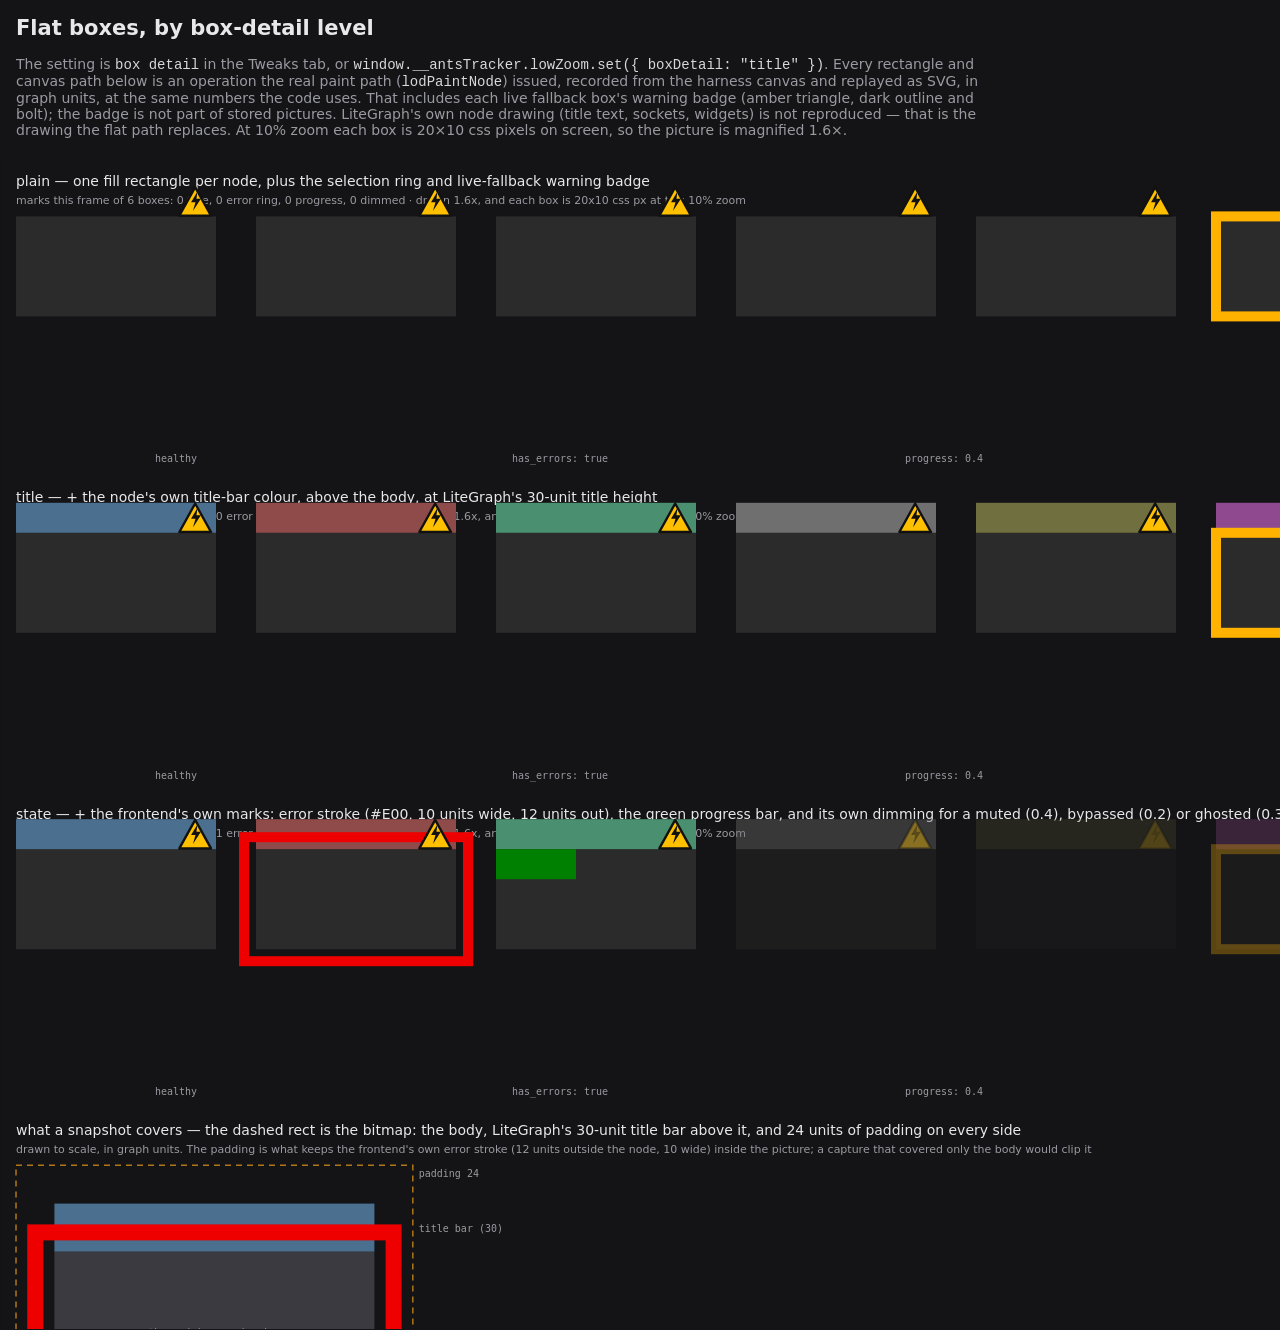
<file: preview/boxes.html>
<!doctype html>
<meta charset="utf-8">
<title>ANTs tracker — flat boxes, by box-detail level</title>
<style>
  body { margin: 0; background: #141416; color: #e8e8ea; font: 14px ui-sans-serif, system-ui; }
  p.note { max-width: 980px; margin: 16px; color: #9a9aa2; }
  code { color: #d8d8dc; }
</style>
<h2 style="margin:16px">Flat boxes, by box-detail level</h2>
<p class="note">The setting is <code>box detail</code> in the Tweaks tab, or
<code>window.__antsTracker.lowZoom.set({ boxDetail: "title" })</code>. Every rectangle and canvas path below is an
operation the real paint path (<code>lodPaintNode</code>) issued, recorded from the harness canvas and
replayed as SVG, in graph units, at the same numbers the code uses. That includes each live fallback box's
warning badge (amber triangle, dark outline and bolt); the badge is not part of stored pictures. LiteGraph's
own node drawing (title text, sockets, widgets) is not reproduced — that is the drawing the flat path replaces. At
10% zoom each box is 20&times;10 css pixels on screen, so the picture is magnified 1.6&times;.</p>
<svg xmlns="http://www.w3.org/2000/svg" width="2272" height="1175.2" viewBox="0 0 2272 1175.2">
<rect width="100%" height="100%" fill="#141416"/>
<text x="16" y="32" fill="#e8e8ea" font-family="DejaVu Sans, Verdana, Geneva, ui-sans-serif, system-ui, sans-serif" font-size="14">plain — one fill rectangle per node, plus the selection ring and live-fallback warning badge</text>
<text x="16" y="50" fill="#9a9aa2" font-family="DejaVu Sans, Verdana, Geneva, ui-sans-serif, system-ui, sans-serif" font-size="11">marks this frame of 6 boxes: 0 title, 0 error ring, 0 progress, 0 dimmed · drawn 1.6x, and each box is 20x10 css px at this 10% zoom</text>
<g transform="translate(16 132.4)">
<g transform="translate(0 -70)"><rect x="0" y="0" width="200" height="100" fill="#2b2b2b"/><path d="M 179.167 -29.25 L 195 -0.75 L 163.333 -0.75 Z" fill="#FFC000" stroke="none" stroke-width="0"/><path d="M 179.167 -29.25 L 195 -0.75 L 163.333 -0.75 Z" fill="none" stroke="#111111" stroke-width="2.375" stroke-linejoin="round"/><path d="M 181.383 -24.69 L 175.05 -14.145 L 179.483 -14.145 L 176.95 -5.31 L 184.867 -17.565 L 180.433 -17.565 Z" fill="#111111" stroke="none" stroke-width="0"/></g><g transform="translate(240 -70)"><rect x="0" y="0" width="200" height="100" fill="#2b2b2b"/><path d="M 179.167 -29.25 L 195 -0.75 L 163.333 -0.75 Z" fill="#FFC000" stroke="none" stroke-width="0"/><path d="M 179.167 -29.25 L 195 -0.75 L 163.333 -0.75 Z" fill="none" stroke="#111111" stroke-width="2.375" stroke-linejoin="round"/><path d="M 181.383 -24.69 L 175.05 -14.145 L 179.483 -14.145 L 176.95 -5.31 L 184.867 -17.565 L 180.433 -17.565 Z" fill="#111111" stroke="none" stroke-width="0"/></g><g transform="translate(480 -70)"><rect x="0" y="0" width="200" height="100" fill="#2b2b2b"/><path d="M 179.167 -29.25 L 195 -0.75 L 163.333 -0.75 Z" fill="#FFC000" stroke="none" stroke-width="0"/><path d="M 179.167 -29.25 L 195 -0.75 L 163.333 -0.75 Z" fill="none" stroke="#111111" stroke-width="2.375" stroke-linejoin="round"/><path d="M 181.383 -24.69 L 175.05 -14.145 L 179.483 -14.145 L 176.95 -5.31 L 184.867 -17.565 L 180.433 -17.565 Z" fill="#111111" stroke="none" stroke-width="0"/></g><g transform="translate(720 -70)"><rect x="0" y="0" width="200" height="100" fill="#2b2b2b"/><path d="M 179.167 -29.25 L 195 -0.75 L 163.333 -0.75 Z" fill="#FFC000" stroke="none" stroke-width="0"/><path d="M 179.167 -29.25 L 195 -0.75 L 163.333 -0.75 Z" fill="none" stroke="#111111" stroke-width="2.375" stroke-linejoin="round"/><path d="M 181.383 -24.69 L 175.05 -14.145 L 179.483 -14.145 L 176.95 -5.31 L 184.867 -17.565 L 180.433 -17.565 Z" fill="#111111" stroke="none" stroke-width="0"/></g><g transform="translate(960 -70)"><rect x="0" y="0" width="200" height="100" fill="#2b2b2b"/><path d="M 179.167 -29.25 L 195 -0.75 L 163.333 -0.75 Z" fill="#FFC000" stroke="none" stroke-width="0"/><path d="M 179.167 -29.25 L 195 -0.75 L 163.333 -0.75 Z" fill="none" stroke="#111111" stroke-width="2.375" stroke-linejoin="round"/><path d="M 181.383 -24.69 L 175.05 -14.145 L 179.483 -14.145 L 176.95 -5.31 L 184.867 -17.565 L 180.433 -17.565 Z" fill="#111111" stroke="none" stroke-width="0"/></g><g transform="translate(1200 -70)"><rect x="0" y="0" width="200" height="100" fill="#2b2b2b"/><path d="M 179.167 -29.25 L 195 -0.75 L 163.333 -0.75 Z" fill="#FFC000" stroke="none" stroke-width="0"/><path d="M 179.167 -29.25 L 195 -0.75 L 163.333 -0.75 Z" fill="none" stroke="#111111" stroke-width="2.375" stroke-linejoin="round"/><path d="M 181.383 -24.69 L 175.05 -14.145 L 179.483 -14.145 L 176.95 -5.31 L 184.867 -17.565 L 180.433 -17.565 Z" fill="#111111" stroke="none" stroke-width="0"/><rect x="0" y="0" width="200" height="100" fill="none" stroke="#ffb300" stroke-width="10"/></g>
</g>
<text x="176" y="308.4" text-anchor="middle" fill="#9a9aa2" font-family="DejaVu Sans Mono, Menlo, Consolas, ui-monospace, monospace" font-size="10">healthy</text>
<text x="560" y="308.4" text-anchor="middle" fill="#9a9aa2" font-family="DejaVu Sans Mono, Menlo, Consolas, ui-monospace, monospace" font-size="10">has_errors: true</text>
<text x="944" y="308.4" text-anchor="middle" fill="#9a9aa2" font-family="DejaVu Sans Mono, Menlo, Consolas, ui-monospace, monospace" font-size="10">progress: 0.4</text>
<text x="1328" y="308.4" text-anchor="middle" fill="#9a9aa2" font-family="DejaVu Sans Mono, Menlo, Consolas, ui-monospace, monospace" font-size="10">mode: 2 (muted)</text>
<text x="1712" y="308.4" text-anchor="middle" fill="#9a9aa2" font-family="DejaVu Sans Mono, Menlo, Consolas, ui-monospace, monospace" font-size="10">mode: 4 (bypassed)</text>
<text x="2096" y="308.4" text-anchor="middle" fill="#9a9aa2" font-family="DejaVu Sans Mono, Menlo, Consolas, ui-monospace, monospace" font-size="10">ghost + selected</text>
<text x="16" y="348.4" fill="#e8e8ea" font-family="DejaVu Sans, Verdana, Geneva, ui-sans-serif, system-ui, sans-serif" font-size="14">title — + the node's own title-bar colour, above the body, at LiteGraph's 30-unit title height</text>
<text x="16" y="366.4" fill="#9a9aa2" font-family="DejaVu Sans, Verdana, Geneva, ui-sans-serif, system-ui, sans-serif" font-size="11">marks this frame of 6 boxes: 6 title, 0 error ring, 0 progress, 0 dimmed · drawn 1.6x, and each box is 20x10 css px at this 10% zoom</text>
<g transform="translate(16 448.8)">
<g transform="translate(0 -70)"><rect x="0" y="0" width="200" height="100" fill="#2b2b2b"/><rect x="0" y="-30" width="200" height="30" fill="#4a6f8f"/><path d="M 179.167 -29.25 L 195 -0.75 L 163.333 -0.75 Z" fill="#FFC000" stroke="none" stroke-width="0"/><path d="M 179.167 -29.25 L 195 -0.75 L 163.333 -0.75 Z" fill="none" stroke="#111111" stroke-width="2.375" stroke-linejoin="round"/><path d="M 181.383 -24.69 L 175.05 -14.145 L 179.483 -14.145 L 176.95 -5.31 L 184.867 -17.565 L 180.433 -17.565 Z" fill="#111111" stroke="none" stroke-width="0"/></g><g transform="translate(240 -70)"><rect x="0" y="0" width="200" height="100" fill="#2b2b2b"/><rect x="0" y="-30" width="200" height="30" fill="#8f4a4a"/><path d="M 179.167 -29.25 L 195 -0.75 L 163.333 -0.75 Z" fill="#FFC000" stroke="none" stroke-width="0"/><path d="M 179.167 -29.25 L 195 -0.75 L 163.333 -0.75 Z" fill="none" stroke="#111111" stroke-width="2.375" stroke-linejoin="round"/><path d="M 181.383 -24.69 L 175.05 -14.145 L 179.483 -14.145 L 176.95 -5.31 L 184.867 -17.565 L 180.433 -17.565 Z" fill="#111111" stroke="none" stroke-width="0"/></g><g transform="translate(480 -70)"><rect x="0" y="0" width="200" height="100" fill="#2b2b2b"/><rect x="0" y="-30" width="200" height="30" fill="#4a8f6f"/><path d="M 179.167 -29.25 L 195 -0.75 L 163.333 -0.75 Z" fill="#FFC000" stroke="none" stroke-width="0"/><path d="M 179.167 -29.25 L 195 -0.75 L 163.333 -0.75 Z" fill="none" stroke="#111111" stroke-width="2.375" stroke-linejoin="round"/><path d="M 181.383 -24.69 L 175.05 -14.145 L 179.483 -14.145 L 176.95 -5.31 L 184.867 -17.565 L 180.433 -17.565 Z" fill="#111111" stroke="none" stroke-width="0"/></g><g transform="translate(720 -70)"><rect x="0" y="0" width="200" height="100" fill="#2b2b2b"/><rect x="0" y="-30" width="200" height="30" fill="#6f6f6f"/><path d="M 179.167 -29.25 L 195 -0.75 L 163.333 -0.75 Z" fill="#FFC000" stroke="none" stroke-width="0"/><path d="M 179.167 -29.25 L 195 -0.75 L 163.333 -0.75 Z" fill="none" stroke="#111111" stroke-width="2.375" stroke-linejoin="round"/><path d="M 181.383 -24.69 L 175.05 -14.145 L 179.483 -14.145 L 176.95 -5.31 L 184.867 -17.565 L 180.433 -17.565 Z" fill="#111111" stroke="none" stroke-width="0"/></g><g transform="translate(960 -70)"><rect x="0" y="0" width="200" height="100" fill="#2b2b2b"/><rect x="0" y="-30" width="200" height="30" fill="#6f6f3f"/><path d="M 179.167 -29.25 L 195 -0.75 L 163.333 -0.75 Z" fill="#FFC000" stroke="none" stroke-width="0"/><path d="M 179.167 -29.25 L 195 -0.75 L 163.333 -0.75 Z" fill="none" stroke="#111111" stroke-width="2.375" stroke-linejoin="round"/><path d="M 181.383 -24.69 L 175.05 -14.145 L 179.483 -14.145 L 176.95 -5.31 L 184.867 -17.565 L 180.433 -17.565 Z" fill="#111111" stroke="none" stroke-width="0"/></g><g transform="translate(1200 -70)"><rect x="0" y="0" width="200" height="100" fill="#2b2b2b"/><rect x="0" y="-30" width="200" height="30" fill="#8f4a8f"/><path d="M 179.167 -29.25 L 195 -0.75 L 163.333 -0.75 Z" fill="#FFC000" stroke="none" stroke-width="0"/><path d="M 179.167 -29.25 L 195 -0.75 L 163.333 -0.75 Z" fill="none" stroke="#111111" stroke-width="2.375" stroke-linejoin="round"/><path d="M 181.383 -24.69 L 175.05 -14.145 L 179.483 -14.145 L 176.95 -5.31 L 184.867 -17.565 L 180.433 -17.565 Z" fill="#111111" stroke="none" stroke-width="0"/><rect x="0" y="0" width="200" height="100" fill="none" stroke="#ffb300" stroke-width="10"/></g>
</g>
<text x="176" y="624.8" text-anchor="middle" fill="#9a9aa2" font-family="DejaVu Sans Mono, Menlo, Consolas, ui-monospace, monospace" font-size="10">healthy</text>
<text x="560" y="624.8" text-anchor="middle" fill="#9a9aa2" font-family="DejaVu Sans Mono, Menlo, Consolas, ui-monospace, monospace" font-size="10">has_errors: true</text>
<text x="944" y="624.8" text-anchor="middle" fill="#9a9aa2" font-family="DejaVu Sans Mono, Menlo, Consolas, ui-monospace, monospace" font-size="10">progress: 0.4</text>
<text x="1328" y="624.8" text-anchor="middle" fill="#9a9aa2" font-family="DejaVu Sans Mono, Menlo, Consolas, ui-monospace, monospace" font-size="10">mode: 2 (muted)</text>
<text x="1712" y="624.8" text-anchor="middle" fill="#9a9aa2" font-family="DejaVu Sans Mono, Menlo, Consolas, ui-monospace, monospace" font-size="10">mode: 4 (bypassed)</text>
<text x="2096" y="624.8" text-anchor="middle" fill="#9a9aa2" font-family="DejaVu Sans Mono, Menlo, Consolas, ui-monospace, monospace" font-size="10">ghost + selected</text>
<text x="16" y="664.8" fill="#e8e8ea" font-family="DejaVu Sans, Verdana, Geneva, ui-sans-serif, system-ui, sans-serif" font-size="14">state — + the frontend's own marks: error stroke (#E00, 10 units wide, 12 units out), the green progress bar, and its own dimming for a muted (0.4), bypassed (0.2) or ghosted (0.3) node</text>
<text x="16" y="682.8" fill="#9a9aa2" font-family="DejaVu Sans, Verdana, Geneva, ui-sans-serif, system-ui, sans-serif" font-size="11">marks this frame of 6 boxes: 6 title, 1 error ring, 1 progress, 3 dimmed · drawn 1.6x, and each box is 20x10 css px at this 10% zoom</text>
<g transform="translate(16 765.2)">
<g transform="translate(0 -70)"><rect x="0" y="0" width="200" height="100" fill="#2b2b2b"/><rect x="0" y="-30" width="200" height="30" fill="#4a6f8f"/><path d="M 179.167 -29.25 L 195 -0.75 L 163.333 -0.75 Z" fill="#FFC000" stroke="none" stroke-width="0"/><path d="M 179.167 -29.25 L 195 -0.75 L 163.333 -0.75 Z" fill="none" stroke="#111111" stroke-width="2.375" stroke-linejoin="round"/><path d="M 181.383 -24.69 L 175.05 -14.145 L 179.483 -14.145 L 176.95 -5.31 L 184.867 -17.565 L 180.433 -17.565 Z" fill="#111111" stroke="none" stroke-width="0"/></g><g transform="translate(240 -70)"><rect x="0" y="0" width="200" height="100" fill="#2b2b2b"/><rect x="0" y="-30" width="200" height="30" fill="#8f4a4a"/><rect x="-12" y="-12" width="224" height="124" fill="none" stroke="#E00" stroke-width="10"/><path d="M 179.167 -29.25 L 195 -0.75 L 163.333 -0.75 Z" fill="#FFC000" stroke="none" stroke-width="0"/><path d="M 179.167 -29.25 L 195 -0.75 L 163.333 -0.75 Z" fill="none" stroke="#111111" stroke-width="2.375" stroke-linejoin="round"/><path d="M 181.383 -24.69 L 175.05 -14.145 L 179.483 -14.145 L 176.95 -5.31 L 184.867 -17.565 L 180.433 -17.565 Z" fill="#111111" stroke="none" stroke-width="0"/></g><g transform="translate(480 -70)"><rect x="0" y="0" width="200" height="100" fill="#2b2b2b"/><rect x="0" y="-30" width="200" height="30" fill="#4a8f6f"/><rect x="0" y="0" width="80" height="30" fill="green"/><path d="M 179.167 -29.25 L 195 -0.75 L 163.333 -0.75 Z" fill="#FFC000" stroke="none" stroke-width="0"/><path d="M 179.167 -29.25 L 195 -0.75 L 163.333 -0.75 Z" fill="none" stroke="#111111" stroke-width="2.375" stroke-linejoin="round"/><path d="M 181.383 -24.69 L 175.05 -14.145 L 179.483 -14.145 L 176.95 -5.31 L 184.867 -17.565 L 180.433 -17.565 Z" fill="#111111" stroke="none" stroke-width="0"/></g><g transform="translate(720 -70)"><rect x="0" y="0" width="200" height="100" fill="#2b2b2b" opacity="0.4"/><rect x="0" y="-30" width="200" height="30" fill="#6f6f6f" opacity="0.4"/><path d="M 179.167 -29.25 L 195 -0.75 L 163.333 -0.75 Z" fill="#FFC000" stroke="none" stroke-width="0" opacity="0.4"/><path d="M 179.167 -29.25 L 195 -0.75 L 163.333 -0.75 Z" fill="none" stroke="#111111" stroke-width="2.375" stroke-linejoin="round" opacity="0.4"/><path d="M 181.383 -24.69 L 175.05 -14.145 L 179.483 -14.145 L 176.95 -5.31 L 184.867 -17.565 L 180.433 -17.565 Z" fill="#111111" stroke="none" stroke-width="0" opacity="0.4"/></g><g transform="translate(960 -70)"><rect x="0" y="0" width="200" height="100" fill="#2b2b2b" opacity="0.2"/><rect x="0" y="-30" width="200" height="30" fill="#6f6f3f" opacity="0.2"/><path d="M 179.167 -29.25 L 195 -0.75 L 163.333 -0.75 Z" fill="#FFC000" stroke="none" stroke-width="0" opacity="0.2"/><path d="M 179.167 -29.25 L 195 -0.75 L 163.333 -0.75 Z" fill="none" stroke="#111111" stroke-width="2.375" stroke-linejoin="round" opacity="0.2"/><path d="M 181.383 -24.69 L 175.05 -14.145 L 179.483 -14.145 L 176.95 -5.31 L 184.867 -17.565 L 180.433 -17.565 Z" fill="#111111" stroke="none" stroke-width="0" opacity="0.2"/></g><g transform="translate(1200 -70)"><rect x="0" y="0" width="200" height="100" fill="#2b2b2b" opacity="0.3"/><rect x="0" y="-30" width="200" height="30" fill="#8f4a8f" opacity="0.3"/><path d="M 179.167 -29.25 L 195 -0.75 L 163.333 -0.75 Z" fill="#FFC000" stroke="none" stroke-width="0" opacity="0.3"/><path d="M 179.167 -29.25 L 195 -0.75 L 163.333 -0.75 Z" fill="none" stroke="#111111" stroke-width="2.375" stroke-linejoin="round" opacity="0.3"/><path d="M 181.383 -24.69 L 175.05 -14.145 L 179.483 -14.145 L 176.95 -5.31 L 184.867 -17.565 L 180.433 -17.565 Z" fill="#111111" stroke="none" stroke-width="0" opacity="0.3"/><rect x="0" y="0" width="200" height="100" fill="none" stroke="#ffb300" stroke-width="10" opacity="0.3"/></g>
</g>
<text x="176" y="941.2" text-anchor="middle" fill="#9a9aa2" font-family="DejaVu Sans Mono, Menlo, Consolas, ui-monospace, monospace" font-size="10">healthy</text>
<text x="560" y="941.2" text-anchor="middle" fill="#9a9aa2" font-family="DejaVu Sans Mono, Menlo, Consolas, ui-monospace, monospace" font-size="10">has_errors: true</text>
<text x="944" y="941.2" text-anchor="middle" fill="#9a9aa2" font-family="DejaVu Sans Mono, Menlo, Consolas, ui-monospace, monospace" font-size="10">progress: 0.4</text>
<text x="1328" y="941.2" text-anchor="middle" fill="#9a9aa2" font-family="DejaVu Sans Mono, Menlo, Consolas, ui-monospace, monospace" font-size="10">mode: 2 (muted)</text>
<text x="1712" y="941.2" text-anchor="middle" fill="#9a9aa2" font-family="DejaVu Sans Mono, Menlo, Consolas, ui-monospace, monospace" font-size="10">mode: 4 (bypassed)</text>
<text x="2096" y="941.2" text-anchor="middle" fill="#9a9aa2" font-family="DejaVu Sans Mono, Menlo, Consolas, ui-monospace, monospace" font-size="10">ghost + selected</text>
<text x="16" y="981.2" fill="#e8e8ea" font-family="DejaVu Sans, Verdana, Geneva, ui-sans-serif, system-ui, sans-serif" font-size="14">what a snapshot covers — the dashed rect is the bitmap: the body, LiteGraph's 30-unit title bar above it, and 24 units of padding on every side</text>
<text x="16" y="999.2" fill="#9a9aa2" font-family="DejaVu Sans, Verdana, Geneva, ui-sans-serif, system-ui, sans-serif" font-size="11">drawn to scale, in graph units. The padding is what keeps the frontend's own error stroke (12 units outside the node, 10 wide) inside the picture; a capture that covered only the body would clip it</text>
<rect x="16" y="1011.2" width="396.8" height="284.8" fill="none" stroke="#AE7719" stroke-width="1.5" stroke-dasharray="6 5"/>
<rect x="54.4" y="1097.6" width="320" height="160" fill="#3a3a40"/>
<rect x="54.4" y="1049.6" width="320" height="48" fill="#4a6f8f"/>
<rect x="35.2" y="1078.4" width="358.4" height="198.4" fill="none" stroke="#E00" stroke-width="16"/>
<text x="214.4" y="1181.6" text-anchor="middle" fill="#9a9aa2" font-family="DejaVu Sans Mono, Menlo, Consolas, ui-monospace, monospace" font-size="10">the node's own drawing</text>
<text x="418.8" y="1023.2" text-anchor="start" fill="#9a9aa2" font-family="DejaVu Sans Mono, Menlo, Consolas, ui-monospace, monospace" font-size="10">padding 24</text>
<text x="418.8" y="1077.6" text-anchor="start" fill="#9a9aa2" font-family="DejaVu Sans Mono, Menlo, Consolas, ui-monospace, monospace" font-size="10">title bar (30)</text>
<text x="29.2" y="1292.8" text-anchor="end" fill="#9a9aa2" font-family="DejaVu Sans Mono, Menlo, Consolas, ui-monospace, monospace" font-size="10">error stroke: 10 wide, 12 out — inside the picture</text>
</svg>
</file>
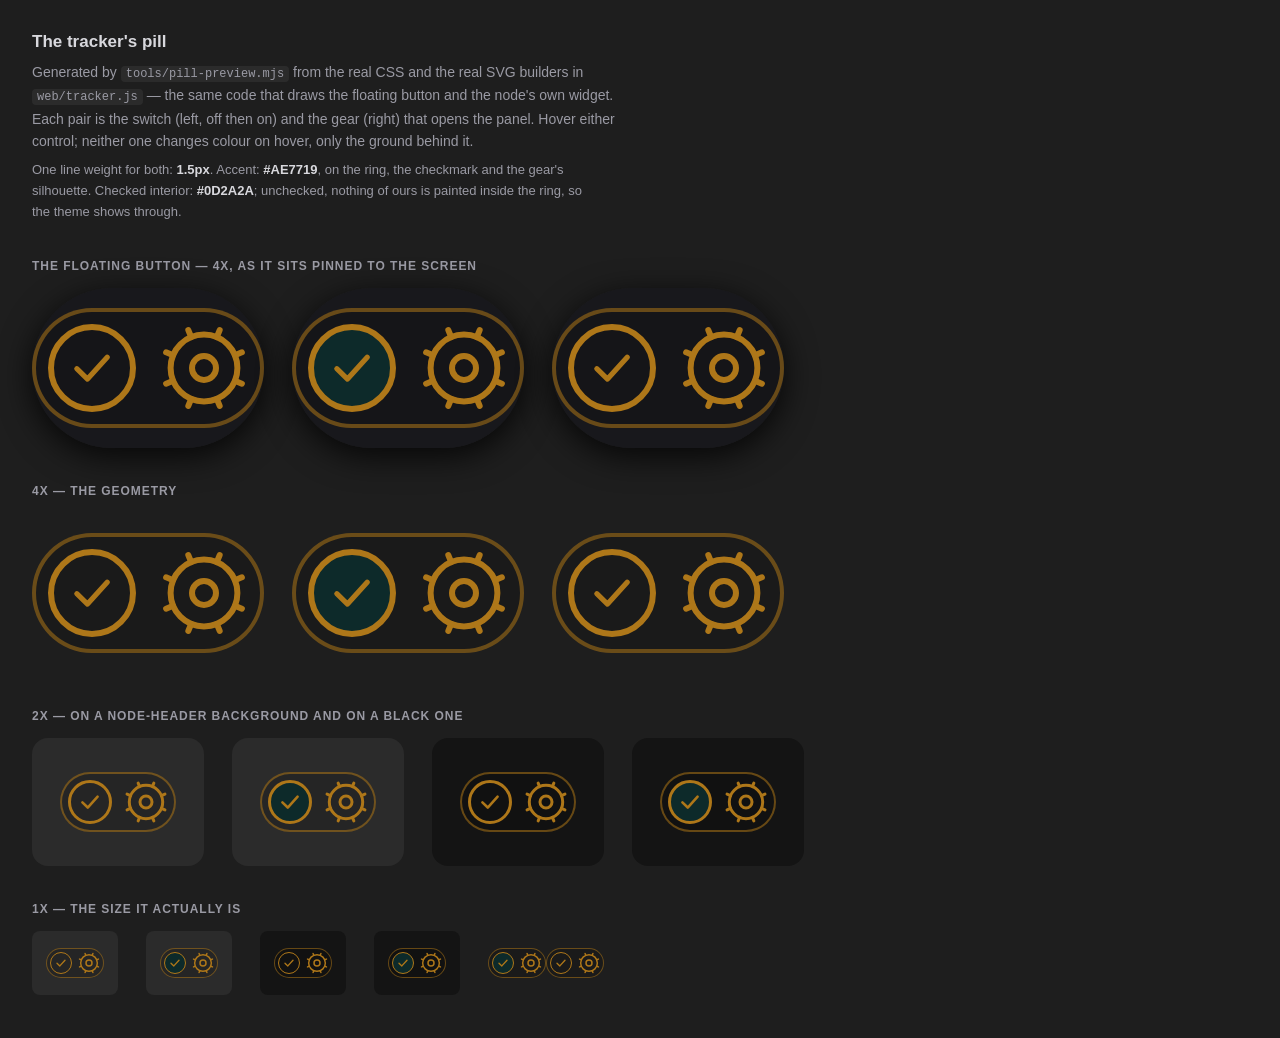
<file: preview/pill.html>
<!doctype html>
<meta charset="utf-8">
<title>ANTs Tracker — the node's pill</title>
<style>
  body { margin: 0; padding: 28px 32px 44px; background: #1e1e1e; color: #d8d8dd;
         font: 14px/1.6 -apple-system, "Segoe UI", Roboto, sans-serif; }
  h1 { font-size: 17px; font-weight: 600; margin: 0 0 6px; }
  p  { margin: 0 0 8px; color: #9a9aa4; max-width: 78ch; }
  h2 { font-size: 12px; text-transform: uppercase; letter-spacing: .08em; color: #9a9aa4;
       margin: 34px 0 12px; font-weight: 600; }
  .row { display: flex; align-items: center; gap: 28px; flex-wrap: wrap; }
  /* #ants-corner-pill in the extension: same frame, plus a shadow, pinned. */
  .floaty { box-shadow: 0 2px 8px rgba(0,0,0,0.8); border-radius: 999px; background: rgba(24,24,28,0.9); }
  .zoom4 { zoom: 4; } .zoom2 { zoom: 2; }
  .panel { background: #2b2b2b; border-radius: 8px; padding: 12px 14px; display: inline-block; }
  .dark  { background: #141414; border-radius: 8px; padding: 12px 14px; display: inline-block; }
  code { background: #2b2b2b; border-radius: 4px; padding: 1px 5px; font-size: 12px; }
  .facts { color: #9a9aa4; font-size: 13px; }
  .facts b { color: #d8d8dd; font-weight: 600; }
.ants-node-pill {
  display: inline-flex; align-items: center; gap: 6px;
  padding: 3px; margin: 5px 0;
  border: 1px solid rgba(174, 119, 25, 0.55);
  border-radius: 999px;
  background: rgba(0, 0, 0, 0.12);
  width: max-content; box-sizing: border-box;
}
.ants-node-pill button {
  /* 22px including the ring, and the same 22px the glyph is drawn in: one unit of
     the glyph's viewBox is one pixel, so the gear's tips and the ring's centre line
     are the same circle. */
  width: 22px; height: 22px; padding: 0; margin: 0; box-sizing: border-box;
  display: inline-flex; align-items: center; justify-content: center;
  border-radius: 50%;
  background: transparent;
  cursor: pointer;
  line-height: 0;
  font: inherit;
  -webkit-appearance: none; appearance: none;
}
.ants-node-btn-gear { border: none; }
.ants-node-btn-gear svg { stroke: #AE7719; }
.ants-node-btn-tick {
  /* The ring is the same line as the gear's silhouette, in the same colour. */
  border: 1.5px solid #AE7719 !important;
  background: transparent; /* unchecked: the theme's own background, no fill of ours */
}
.ants-node-btn-tick svg { stroke: #AE7719; }
.ants-node-btn-tick[aria-checked="true"] {
  /* Checked: the inside becomes the dark fill, ring and checkmark stay the accent. */
  background: #0D2A2A !important;
}
/* Hovering never changes the accent: both controls are #AE7719, checked or not,
   hovered or not. Only the background behind them moves. */
.ants-node-btn:hover { background: rgba(174, 119, 25, 0.16); }
.ants-node-btn-tick:hover { border-color: #AE7719 !important; }
.ants-node-btn-tick[aria-checked="true"]:hover { background: #0D2A2A !important; }
</style>
<h1>The tracker's pill</h1>
<p>Generated by <code>tools/pill-preview.mjs</code> from the real CSS and the real SVG builders in
<code>web/tracker.js</code> — the same code that draws the floating button and the node's own widget.
Each pair is the switch (left, off then on) and the gear (right) that opens the panel. Hover either
control; neither one changes colour on hover, only the ground behind it.</p>
<p class="facts">One line weight for both: <b>1.5px</b>. Accent: <b>#AE7719</b>, on the ring, the
checkmark and the gear's silhouette. Checked interior: <b>#0D2A2A</b>; unchecked, nothing of ours is
painted inside the ring, so the theme shows through.</p>

<h2>The floating button — 4x, as it sits pinned to the screen</h2>
<div class="row">
  <div class="zoom4"><div class="floaty"><div class="ants-node-pill ants-own">
      <button class="ants-node-btn ants-node-btn-tick" type="button" role="checkbox" aria-checked="false"
              title="off"><svg viewBox="0 0 22 22" width="22" height="22" fill="none" stroke="#AE7719" stroke-width="1.5" stroke-linecap="round" stroke-linejoin="round"><path d="M6.6 11.2 L9.7 14.2 L15.4 7.9"/></svg></button>
      <button class="ants-node-btn ants-node-btn-gear" type="button" title="gear"><svg viewBox="0 0 22 22" width="22" height="22" fill="none" stroke="#AE7719" stroke-width="1.5" stroke-linecap="round" stroke-linejoin="round"><circle cx="11" cy="11" r="8.35"/><line x1="18.71" y1="14.20" x2="20.47" y2="14.92"/><line x1="14.20" y1="18.71" x2="14.92" y2="20.47"/><line x1="7.80" y1="18.71" x2="7.08" y2="20.47"/><line x1="3.29" y1="14.20" x2="1.53" y2="14.92"/><line x1="3.29" y1="7.80" x2="1.53" y2="7.08"/><line x1="7.80" y1="3.29" x2="7.08" y2="1.53"/><line x1="14.20" y1="3.29" x2="14.92" y2="1.53"/><line x1="18.71" y1="7.80" x2="20.47" y2="7.08"/><circle cx="11" cy="11" r="3"/></svg></button>
  </div></div></div>
  <div class="zoom4"><div class="floaty"><div class="ants-node-pill ants-own">
      <button class="ants-node-btn ants-node-btn-tick" type="button" role="checkbox" aria-checked="true"
              style="background: #0D2A2A" title="on"><svg viewBox="0 0 22 22" width="22" height="22" fill="none" stroke="#AE7719" stroke-width="1.5" stroke-linecap="round" stroke-linejoin="round"><path d="M6.6 11.2 L9.7 14.2 L15.4 7.9"/></svg></button>
      <button class="ants-node-btn ants-node-btn-gear" type="button" title="gear"><svg viewBox="0 0 22 22" width="22" height="22" fill="none" stroke="#AE7719" stroke-width="1.5" stroke-linecap="round" stroke-linejoin="round"><circle cx="11" cy="11" r="8.35"/><line x1="18.71" y1="14.20" x2="20.47" y2="14.92"/><line x1="14.20" y1="18.71" x2="14.92" y2="20.47"/><line x1="7.80" y1="18.71" x2="7.08" y2="20.47"/><line x1="3.29" y1="14.20" x2="1.53" y2="14.92"/><line x1="3.29" y1="7.80" x2="1.53" y2="7.08"/><line x1="7.80" y1="3.29" x2="7.08" y2="1.53"/><line x1="14.20" y1="3.29" x2="14.92" y2="1.53"/><line x1="18.71" y1="7.80" x2="20.47" y2="7.08"/><circle cx="11" cy="11" r="3"/></svg></button>
  </div></div></div>
  <div class="zoom4"><div class="floaty"><div class="ants-node-pill ants-own">
      <button class="ants-node-btn ants-node-btn-tick" type="button" role="checkbox" aria-checked="false"
              title="off"><svg viewBox="0 0 22 22" width="22" height="22" fill="none" stroke="#AE7719" stroke-width="1.5" stroke-linecap="round" stroke-linejoin="round"><path d="M6.6 11.2 L9.7 14.2 L15.4 7.9"/></svg></button>
      <button class="ants-node-btn ants-node-btn-gear" type="button" title="gear"><svg viewBox="0 0 22 22" width="22" height="22" fill="none" stroke="#AE7719" stroke-width="1.5" stroke-linecap="round" stroke-linejoin="round"><circle cx="11" cy="11" r="8.35"/><line x1="18.71" y1="14.20" x2="20.47" y2="14.92"/><line x1="14.20" y1="18.71" x2="14.92" y2="20.47"/><line x1="7.80" y1="18.71" x2="7.08" y2="20.47"/><line x1="3.29" y1="14.20" x2="1.53" y2="14.92"/><line x1="3.29" y1="7.80" x2="1.53" y2="7.08"/><line x1="7.80" y1="3.29" x2="7.08" y2="1.53"/><line x1="14.20" y1="3.29" x2="14.92" y2="1.53"/><line x1="18.71" y1="7.80" x2="20.47" y2="7.08"/><circle cx="11" cy="11" r="3"/></svg></button>
  </div></div></div>
</div>

<h2>4x — the geometry</h2>
<div class="row">
  <div class="zoom4"><div class="ants-node-pill ants-own">
      <button class="ants-node-btn ants-node-btn-tick" type="button" role="checkbox" aria-checked="false"
              title="off"><svg viewBox="0 0 22 22" width="22" height="22" fill="none" stroke="#AE7719" stroke-width="1.5" stroke-linecap="round" stroke-linejoin="round"><path d="M6.6 11.2 L9.7 14.2 L15.4 7.9"/></svg></button>
      <button class="ants-node-btn ants-node-btn-gear" type="button" title="gear"><svg viewBox="0 0 22 22" width="22" height="22" fill="none" stroke="#AE7719" stroke-width="1.5" stroke-linecap="round" stroke-linejoin="round"><circle cx="11" cy="11" r="8.35"/><line x1="18.71" y1="14.20" x2="20.47" y2="14.92"/><line x1="14.20" y1="18.71" x2="14.92" y2="20.47"/><line x1="7.80" y1="18.71" x2="7.08" y2="20.47"/><line x1="3.29" y1="14.20" x2="1.53" y2="14.92"/><line x1="3.29" y1="7.80" x2="1.53" y2="7.08"/><line x1="7.80" y1="3.29" x2="7.08" y2="1.53"/><line x1="14.20" y1="3.29" x2="14.92" y2="1.53"/><line x1="18.71" y1="7.80" x2="20.47" y2="7.08"/><circle cx="11" cy="11" r="3"/></svg></button>
  </div></div>
  <div class="zoom4"><div class="ants-node-pill ants-own">
      <button class="ants-node-btn ants-node-btn-tick" type="button" role="checkbox" aria-checked="true"
              style="background: #0D2A2A" title="on"><svg viewBox="0 0 22 22" width="22" height="22" fill="none" stroke="#AE7719" stroke-width="1.5" stroke-linecap="round" stroke-linejoin="round"><path d="M6.6 11.2 L9.7 14.2 L15.4 7.9"/></svg></button>
      <button class="ants-node-btn ants-node-btn-gear" type="button" title="gear"><svg viewBox="0 0 22 22" width="22" height="22" fill="none" stroke="#AE7719" stroke-width="1.5" stroke-linecap="round" stroke-linejoin="round"><circle cx="11" cy="11" r="8.35"/><line x1="18.71" y1="14.20" x2="20.47" y2="14.92"/><line x1="14.20" y1="18.71" x2="14.92" y2="20.47"/><line x1="7.80" y1="18.71" x2="7.08" y2="20.47"/><line x1="3.29" y1="14.20" x2="1.53" y2="14.92"/><line x1="3.29" y1="7.80" x2="1.53" y2="7.08"/><line x1="7.80" y1="3.29" x2="7.08" y2="1.53"/><line x1="14.20" y1="3.29" x2="14.92" y2="1.53"/><line x1="18.71" y1="7.80" x2="20.47" y2="7.08"/><circle cx="11" cy="11" r="3"/></svg></button>
  </div></div>
  <div class="zoom4"><div class="ants-node-pill ants-own">
      <button class="ants-node-btn ants-node-btn-tick" role="checkbox" aria-checked="false"><svg viewBox="0 0 22 22" width="22" height="22" fill="none" stroke="#AE7719" stroke-width="1.5" stroke-linecap="round" stroke-linejoin="round"><path d="M6.6 11.2 L9.7 14.2 L15.4 7.9"/></svg></button>
      <button class="ants-node-btn ants-node-btn-gear"><svg viewBox="0 0 22 22" width="22" height="22" fill="none" stroke="#AE7719" stroke-width="1.5" stroke-linecap="round" stroke-linejoin="round"><circle cx="11" cy="11" r="8.35"/><line x1="18.71" y1="14.20" x2="20.47" y2="14.92"/><line x1="14.20" y1="18.71" x2="14.92" y2="20.47"/><line x1="7.80" y1="18.71" x2="7.08" y2="20.47"/><line x1="3.29" y1="14.20" x2="1.53" y2="14.92"/><line x1="3.29" y1="7.80" x2="1.53" y2="7.08"/><line x1="7.80" y1="3.29" x2="7.08" y2="1.53"/><line x1="14.20" y1="3.29" x2="14.92" y2="1.53"/><line x1="18.71" y1="7.80" x2="20.47" y2="7.08"/><circle cx="11" cy="11" r="3"/></svg></button>
  </div></div>
</div>

<h2>2x — on a node-header background and on a black one</h2>
<div class="row">
  <div class="zoom2"><div class="panel"><div class="ants-node-pill ants-own">
      <button class="ants-node-btn ants-node-btn-tick" type="button" role="checkbox" aria-checked="false"
              title="off"><svg viewBox="0 0 22 22" width="22" height="22" fill="none" stroke="#AE7719" stroke-width="1.5" stroke-linecap="round" stroke-linejoin="round"><path d="M6.6 11.2 L9.7 14.2 L15.4 7.9"/></svg></button>
      <button class="ants-node-btn ants-node-btn-gear" type="button" title="gear"><svg viewBox="0 0 22 22" width="22" height="22" fill="none" stroke="#AE7719" stroke-width="1.5" stroke-linecap="round" stroke-linejoin="round"><circle cx="11" cy="11" r="8.35"/><line x1="18.71" y1="14.20" x2="20.47" y2="14.92"/><line x1="14.20" y1="18.71" x2="14.92" y2="20.47"/><line x1="7.80" y1="18.71" x2="7.08" y2="20.47"/><line x1="3.29" y1="14.20" x2="1.53" y2="14.92"/><line x1="3.29" y1="7.80" x2="1.53" y2="7.08"/><line x1="7.80" y1="3.29" x2="7.08" y2="1.53"/><line x1="14.20" y1="3.29" x2="14.92" y2="1.53"/><line x1="18.71" y1="7.80" x2="20.47" y2="7.08"/><circle cx="11" cy="11" r="3"/></svg></button>
  </div></div></div>
  <div class="zoom2"><div class="panel"><div class="ants-node-pill ants-own">
      <button class="ants-node-btn ants-node-btn-tick" type="button" role="checkbox" aria-checked="true"
              style="background: #0D2A2A" title="on"><svg viewBox="0 0 22 22" width="22" height="22" fill="none" stroke="#AE7719" stroke-width="1.5" stroke-linecap="round" stroke-linejoin="round"><path d="M6.6 11.2 L9.7 14.2 L15.4 7.9"/></svg></button>
      <button class="ants-node-btn ants-node-btn-gear" type="button" title="gear"><svg viewBox="0 0 22 22" width="22" height="22" fill="none" stroke="#AE7719" stroke-width="1.5" stroke-linecap="round" stroke-linejoin="round"><circle cx="11" cy="11" r="8.35"/><line x1="18.71" y1="14.20" x2="20.47" y2="14.92"/><line x1="14.20" y1="18.71" x2="14.92" y2="20.47"/><line x1="7.80" y1="18.71" x2="7.08" y2="20.47"/><line x1="3.29" y1="14.20" x2="1.53" y2="14.92"/><line x1="3.29" y1="7.80" x2="1.53" y2="7.08"/><line x1="7.80" y1="3.29" x2="7.08" y2="1.53"/><line x1="14.20" y1="3.29" x2="14.92" y2="1.53"/><line x1="18.71" y1="7.80" x2="20.47" y2="7.08"/><circle cx="11" cy="11" r="3"/></svg></button>
  </div></div></div>
  <div class="zoom2"><div class="dark"><div class="ants-node-pill ants-own">
      <button class="ants-node-btn ants-node-btn-tick" type="button" role="checkbox" aria-checked="false"
              title="off"><svg viewBox="0 0 22 22" width="22" height="22" fill="none" stroke="#AE7719" stroke-width="1.5" stroke-linecap="round" stroke-linejoin="round"><path d="M6.6 11.2 L9.7 14.2 L15.4 7.9"/></svg></button>
      <button class="ants-node-btn ants-node-btn-gear" type="button" title="gear"><svg viewBox="0 0 22 22" width="22" height="22" fill="none" stroke="#AE7719" stroke-width="1.5" stroke-linecap="round" stroke-linejoin="round"><circle cx="11" cy="11" r="8.35"/><line x1="18.71" y1="14.20" x2="20.47" y2="14.92"/><line x1="14.20" y1="18.71" x2="14.92" y2="20.47"/><line x1="7.80" y1="18.71" x2="7.08" y2="20.47"/><line x1="3.29" y1="14.20" x2="1.53" y2="14.92"/><line x1="3.29" y1="7.80" x2="1.53" y2="7.08"/><line x1="7.80" y1="3.29" x2="7.08" y2="1.53"/><line x1="14.20" y1="3.29" x2="14.92" y2="1.53"/><line x1="18.71" y1="7.80" x2="20.47" y2="7.08"/><circle cx="11" cy="11" r="3"/></svg></button>
  </div></div></div>
  <div class="zoom2"><div class="dark"><div class="ants-node-pill ants-own">
      <button class="ants-node-btn ants-node-btn-tick" type="button" role="checkbox" aria-checked="true"
              style="background: #0D2A2A" title="on"><svg viewBox="0 0 22 22" width="22" height="22" fill="none" stroke="#AE7719" stroke-width="1.5" stroke-linecap="round" stroke-linejoin="round"><path d="M6.6 11.2 L9.7 14.2 L15.4 7.9"/></svg></button>
      <button class="ants-node-btn ants-node-btn-gear" type="button" title="gear"><svg viewBox="0 0 22 22" width="22" height="22" fill="none" stroke="#AE7719" stroke-width="1.5" stroke-linecap="round" stroke-linejoin="round"><circle cx="11" cy="11" r="8.35"/><line x1="18.71" y1="14.20" x2="20.47" y2="14.92"/><line x1="14.20" y1="18.71" x2="14.92" y2="20.47"/><line x1="7.80" y1="18.71" x2="7.08" y2="20.47"/><line x1="3.29" y1="14.20" x2="1.53" y2="14.92"/><line x1="3.29" y1="7.80" x2="1.53" y2="7.08"/><line x1="7.80" y1="3.29" x2="7.08" y2="1.53"/><line x1="14.20" y1="3.29" x2="14.92" y2="1.53"/><line x1="18.71" y1="7.80" x2="20.47" y2="7.08"/><circle cx="11" cy="11" r="3"/></svg></button>
  </div></div></div>
</div>

<h2>1x — the size it actually is</h2>
<div class="row">
  <div class="panel"><div class="ants-node-pill ants-own">
      <button class="ants-node-btn ants-node-btn-tick" type="button" role="checkbox" aria-checked="false"
              title="off"><svg viewBox="0 0 22 22" width="22" height="22" fill="none" stroke="#AE7719" stroke-width="1.5" stroke-linecap="round" stroke-linejoin="round"><path d="M6.6 11.2 L9.7 14.2 L15.4 7.9"/></svg></button>
      <button class="ants-node-btn ants-node-btn-gear" type="button" title="gear"><svg viewBox="0 0 22 22" width="22" height="22" fill="none" stroke="#AE7719" stroke-width="1.5" stroke-linecap="round" stroke-linejoin="round"><circle cx="11" cy="11" r="8.35"/><line x1="18.71" y1="14.20" x2="20.47" y2="14.92"/><line x1="14.20" y1="18.71" x2="14.92" y2="20.47"/><line x1="7.80" y1="18.71" x2="7.08" y2="20.47"/><line x1="3.29" y1="14.20" x2="1.53" y2="14.92"/><line x1="3.29" y1="7.80" x2="1.53" y2="7.08"/><line x1="7.80" y1="3.29" x2="7.08" y2="1.53"/><line x1="14.20" y1="3.29" x2="14.92" y2="1.53"/><line x1="18.71" y1="7.80" x2="20.47" y2="7.08"/><circle cx="11" cy="11" r="3"/></svg></button>
  </div></div>
  <div class="panel"><div class="ants-node-pill ants-own">
      <button class="ants-node-btn ants-node-btn-tick" type="button" role="checkbox" aria-checked="true"
              style="background: #0D2A2A" title="on"><svg viewBox="0 0 22 22" width="22" height="22" fill="none" stroke="#AE7719" stroke-width="1.5" stroke-linecap="round" stroke-linejoin="round"><path d="M6.6 11.2 L9.7 14.2 L15.4 7.9"/></svg></button>
      <button class="ants-node-btn ants-node-btn-gear" type="button" title="gear"><svg viewBox="0 0 22 22" width="22" height="22" fill="none" stroke="#AE7719" stroke-width="1.5" stroke-linecap="round" stroke-linejoin="round"><circle cx="11" cy="11" r="8.35"/><line x1="18.71" y1="14.20" x2="20.47" y2="14.92"/><line x1="14.20" y1="18.71" x2="14.92" y2="20.47"/><line x1="7.80" y1="18.71" x2="7.08" y2="20.47"/><line x1="3.29" y1="14.20" x2="1.53" y2="14.92"/><line x1="3.29" y1="7.80" x2="1.53" y2="7.08"/><line x1="7.80" y1="3.29" x2="7.08" y2="1.53"/><line x1="14.20" y1="3.29" x2="14.92" y2="1.53"/><line x1="18.71" y1="7.80" x2="20.47" y2="7.08"/><circle cx="11" cy="11" r="3"/></svg></button>
  </div></div>
  <div class="dark"><div class="ants-node-pill ants-own">
      <button class="ants-node-btn ants-node-btn-tick" type="button" role="checkbox" aria-checked="false"
              title="off"><svg viewBox="0 0 22 22" width="22" height="22" fill="none" stroke="#AE7719" stroke-width="1.5" stroke-linecap="round" stroke-linejoin="round"><path d="M6.6 11.2 L9.7 14.2 L15.4 7.9"/></svg></button>
      <button class="ants-node-btn ants-node-btn-gear" type="button" title="gear"><svg viewBox="0 0 22 22" width="22" height="22" fill="none" stroke="#AE7719" stroke-width="1.5" stroke-linecap="round" stroke-linejoin="round"><circle cx="11" cy="11" r="8.35"/><line x1="18.71" y1="14.20" x2="20.47" y2="14.92"/><line x1="14.20" y1="18.71" x2="14.92" y2="20.47"/><line x1="7.80" y1="18.71" x2="7.08" y2="20.47"/><line x1="3.29" y1="14.20" x2="1.53" y2="14.92"/><line x1="3.29" y1="7.80" x2="1.53" y2="7.08"/><line x1="7.80" y1="3.29" x2="7.08" y2="1.53"/><line x1="14.20" y1="3.29" x2="14.92" y2="1.53"/><line x1="18.71" y1="7.80" x2="20.47" y2="7.08"/><circle cx="11" cy="11" r="3"/></svg></button>
  </div></div>
  <div class="dark"><div class="ants-node-pill ants-own">
      <button class="ants-node-btn ants-node-btn-tick" type="button" role="checkbox" aria-checked="true"
              style="background: #0D2A2A" title="on"><svg viewBox="0 0 22 22" width="22" height="22" fill="none" stroke="#AE7719" stroke-width="1.5" stroke-linecap="round" stroke-linejoin="round"><path d="M6.6 11.2 L9.7 14.2 L15.4 7.9"/></svg></button>
      <button class="ants-node-btn ants-node-btn-gear" type="button" title="gear"><svg viewBox="0 0 22 22" width="22" height="22" fill="none" stroke="#AE7719" stroke-width="1.5" stroke-linecap="round" stroke-linejoin="round"><circle cx="11" cy="11" r="8.35"/><line x1="18.71" y1="14.20" x2="20.47" y2="14.92"/><line x1="14.20" y1="18.71" x2="14.92" y2="20.47"/><line x1="7.80" y1="18.71" x2="7.08" y2="20.47"/><line x1="3.29" y1="14.20" x2="1.53" y2="14.92"/><line x1="3.29" y1="7.80" x2="1.53" y2="7.08"/><line x1="7.80" y1="3.29" x2="7.08" y2="1.53"/><line x1="14.20" y1="3.29" x2="14.92" y2="1.53"/><line x1="18.71" y1="7.80" x2="20.47" y2="7.08"/><circle cx="11" cy="11" r="3"/></svg></button>
  </div></div>
  <div><div class="ants-node-pill ants-own">
      <button class="ants-node-btn ants-node-btn-tick" type="button" role="checkbox" aria-checked="true"
              style="background: #0D2A2A" title="on"><svg viewBox="0 0 22 22" width="22" height="22" fill="none" stroke="#AE7719" stroke-width="1.5" stroke-linecap="round" stroke-linejoin="round"><path d="M6.6 11.2 L9.7 14.2 L15.4 7.9"/></svg></button>
      <button class="ants-node-btn ants-node-btn-gear" type="button" title="gear"><svg viewBox="0 0 22 22" width="22" height="22" fill="none" stroke="#AE7719" stroke-width="1.5" stroke-linecap="round" stroke-linejoin="round"><circle cx="11" cy="11" r="8.35"/><line x1="18.71" y1="14.20" x2="20.47" y2="14.92"/><line x1="14.20" y1="18.71" x2="14.92" y2="20.47"/><line x1="7.80" y1="18.71" x2="7.08" y2="20.47"/><line x1="3.29" y1="14.20" x2="1.53" y2="14.92"/><line x1="3.29" y1="7.80" x2="1.53" y2="7.08"/><line x1="7.80" y1="3.29" x2="7.08" y2="1.53"/><line x1="14.20" y1="3.29" x2="14.92" y2="1.53"/><line x1="18.71" y1="7.80" x2="20.47" y2="7.08"/><circle cx="11" cy="11" r="3"/></svg></button>
  </div><div class="ants-node-pill ants-own">
      <button class="ants-node-btn ants-node-btn-tick" type="button" role="checkbox" aria-checked="false"
              title="off"><svg viewBox="0 0 22 22" width="22" height="22" fill="none" stroke="#AE7719" stroke-width="1.5" stroke-linecap="round" stroke-linejoin="round"><path d="M6.6 11.2 L9.7 14.2 L15.4 7.9"/></svg></button>
      <button class="ants-node-btn ants-node-btn-gear" type="button" title="gear"><svg viewBox="0 0 22 22" width="22" height="22" fill="none" stroke="#AE7719" stroke-width="1.5" stroke-linecap="round" stroke-linejoin="round"><circle cx="11" cy="11" r="8.35"/><line x1="18.71" y1="14.20" x2="20.47" y2="14.92"/><line x1="14.20" y1="18.71" x2="14.92" y2="20.47"/><line x1="7.80" y1="18.71" x2="7.08" y2="20.47"/><line x1="3.29" y1="14.20" x2="1.53" y2="14.92"/><line x1="3.29" y1="7.80" x2="1.53" y2="7.08"/><line x1="7.80" y1="3.29" x2="7.08" y2="1.53"/><line x1="14.20" y1="3.29" x2="14.92" y2="1.53"/><line x1="18.71" y1="7.80" x2="20.47" y2="7.08"/><circle cx="11" cy="11" r="3"/></svg></button>
  </div></div>
</div>
</file>
